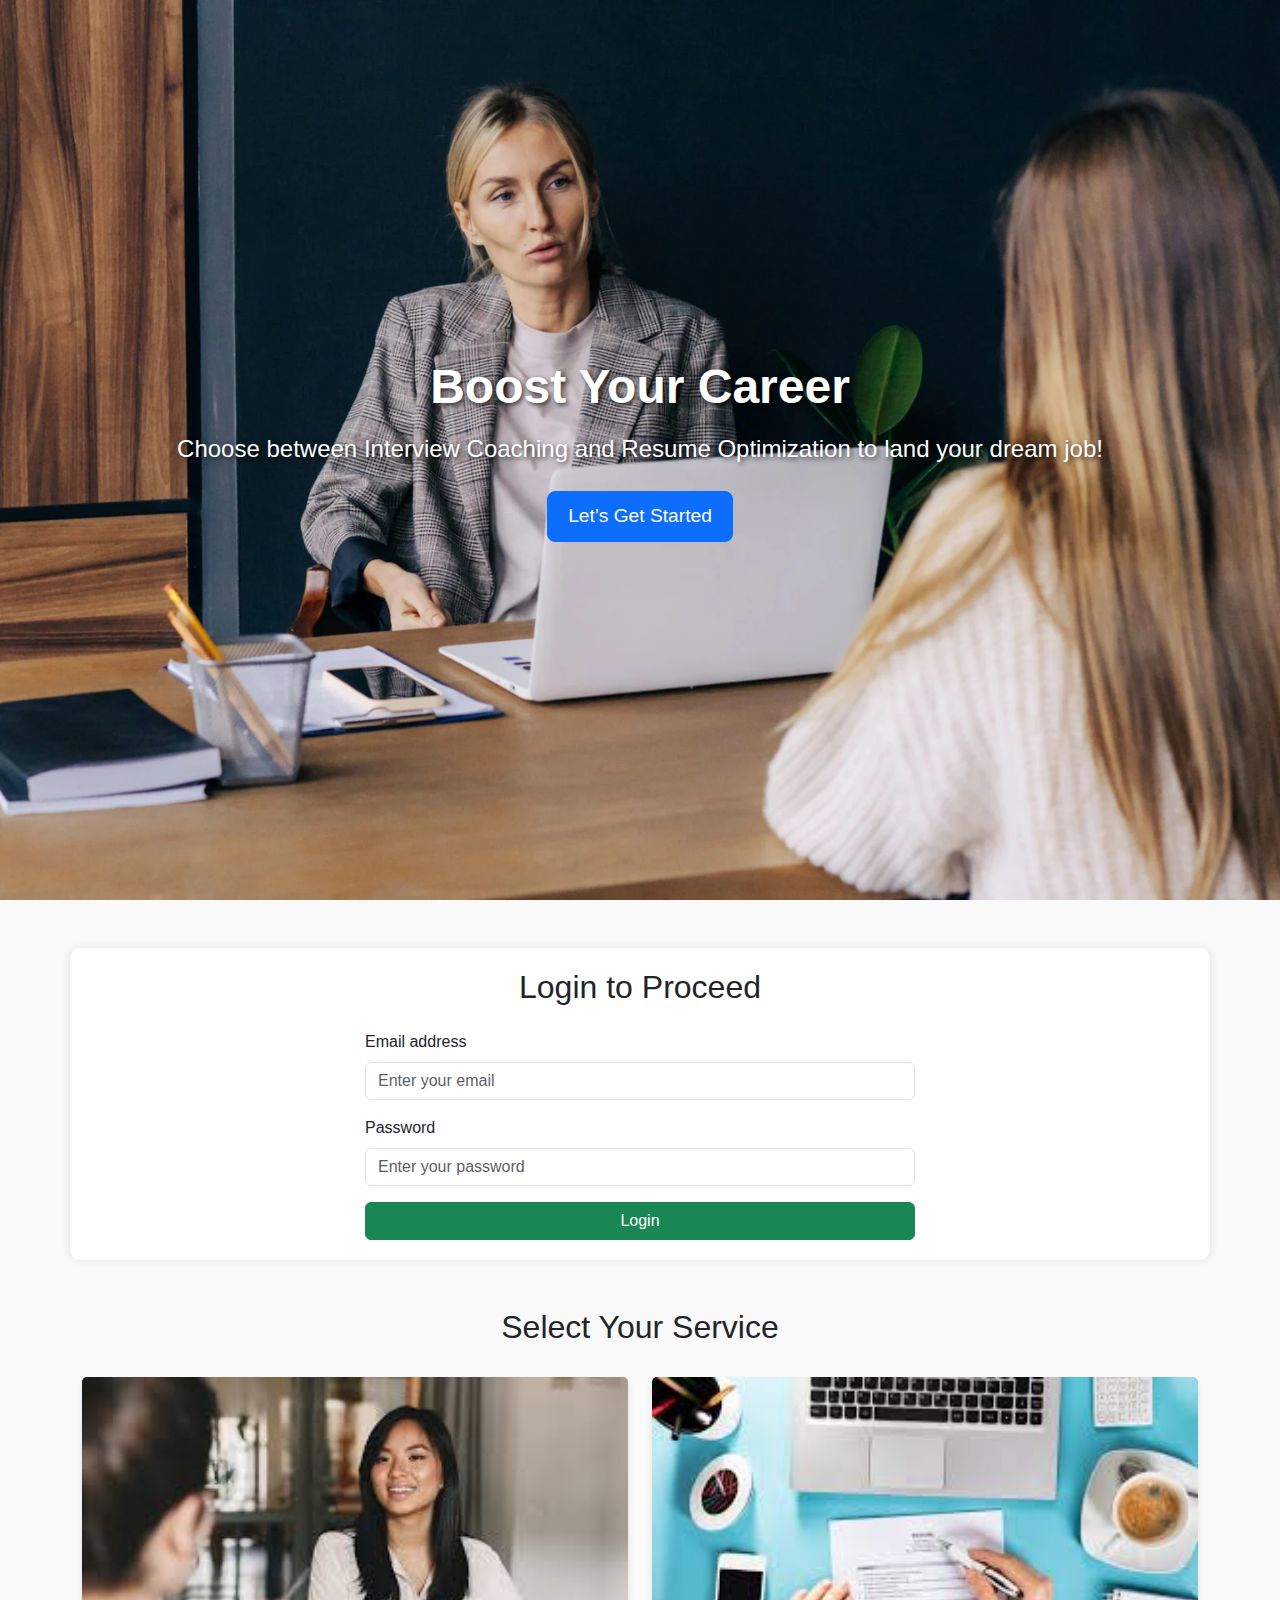
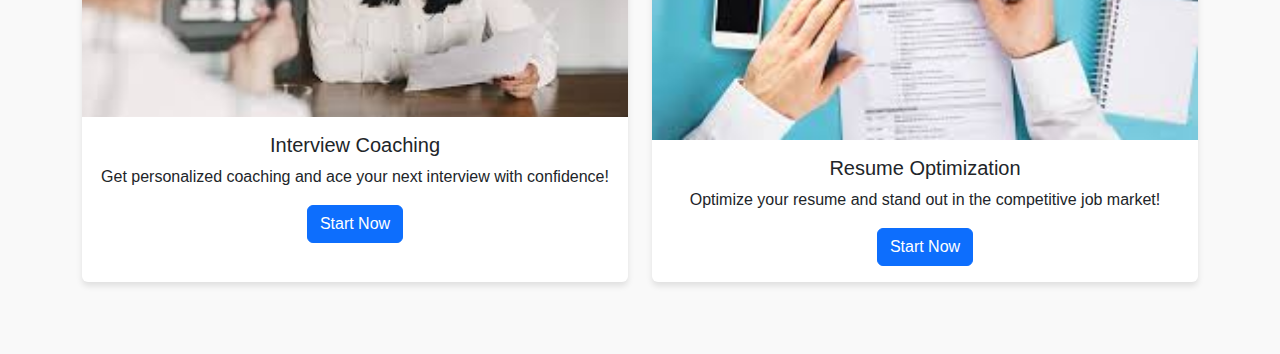
<file: index.html>
<!DOCTYPE html>
<html lang="en">
<head>
    <meta charset="UTF-8">
    <meta name="viewport" content="width=device-width, initial-scale=1.0">
    <title>Interview Coaching & Resume Optimizer</title>
    <link rel="stylesheet" href="https://cdn.jsdelivr.net/npm/bootstrap@5.3.0-alpha3/dist/css/bootstrap.min.css">
    <link rel="stylesheet" href="style.css">
    <style>
        /* Add styles for the Hero Section background */
        #hero {
            background: url('main_page_img.webp') no-repeat center center; /* Replace with your image */
            background-size: cover;
            height: 100vh; /* Full screen height */
            color: white;
        }

        #hero h1 {
            font-size: 3rem;
            font-weight: bold;
            text-shadow: 2px 2px 5px rgba(0, 0, 0, 0.7); /* Add a subtle shadow to the text */
        }

        #hero p {
            font-size: 1.5rem;
            text-shadow: 2px 2px 5px rgba(0, 0, 0, 0.7);
        }

        #hero .btn-primary {
            font-size: 1.2rem;
            padding: 10px 20px;
        }
    </style>
</head>
<body>
    <!-- Hero Section -->
    <section id="hero" class="text-center d-flex flex-column justify-content-center align-items-center">
        <h1 class="mb-3">Boost Your Career</h1>
        <p class="mb-4">Choose between Interview Coaching and Resume Optimization to land your dream job!</p>
        <a href="#services" class="btn btn-primary btn-lg">Let’s Get Started</a>
    </section>

    <!-- Login Section -->
    <section id="login" class="container my-5">
        <h2 class="text-center">Login to Proceed</h2>
        <form class="w-50 mx-auto mt-4">
            <div class="mb-3">
                <label for="email" class="form-label">Email address</label>
                <input type="email" class="form-control" id="email" placeholder="Enter your email">
            </div>
            <div class="mb-3">
                <label for="password" class="form-label">Password</label>
                <input type="password" class="form-control" id="password" placeholder="Enter your password">
            </div>
            <button type="submit" class="btn btn-success w-100">Login</button>
        </form>
    </section>

    <!-- Services Section -->
    <section id="services" class="container my-5">
        <h2 class="text-center">Select Your Service</h2>
        <div class="row text-center mt-4">
            <div class="col-md-6 mb-4">
                <div class="card h-100">
                    <img src="interview_coach.jpeg" class="card-img-top" alt="Interview Coaching">
                    <div class="card-body">
                        <h5 class="card-title">Interview Coaching</h5>
                        <p class="card-text">Get personalized coaching and ace your next interview with confidence!</p>
                        <a href="interview-coaching.html" class="btn btn-primary">Start Now</a>
                    </div>
                </div>
            </div>
            <div class="col-md-6 mb-4">
                <div class="card h-100">
                    <img src="resume_optimize.jpeg" class="card-img-top" alt="Resume Optimization">
                    <div class="card-body">
                        <h5 class="card-title">Resume Optimization</h5>
                        <p class="card-text">Optimize your resume and stand out in the competitive job market!</p>
                        <a href="resume-optimization.html" class="btn btn-primary">Start Now</a>
                    </div>
                </div>
            </div>
        </div>
    </section>

    <!-- Bootstrap JS -->
    <script src="https://cdn.jsdelivr.net/npm/bootstrap@5.3.0-alpha3/dist/js/bootstrap.bundle.min.js"></script>
</body>
</html>
</file>
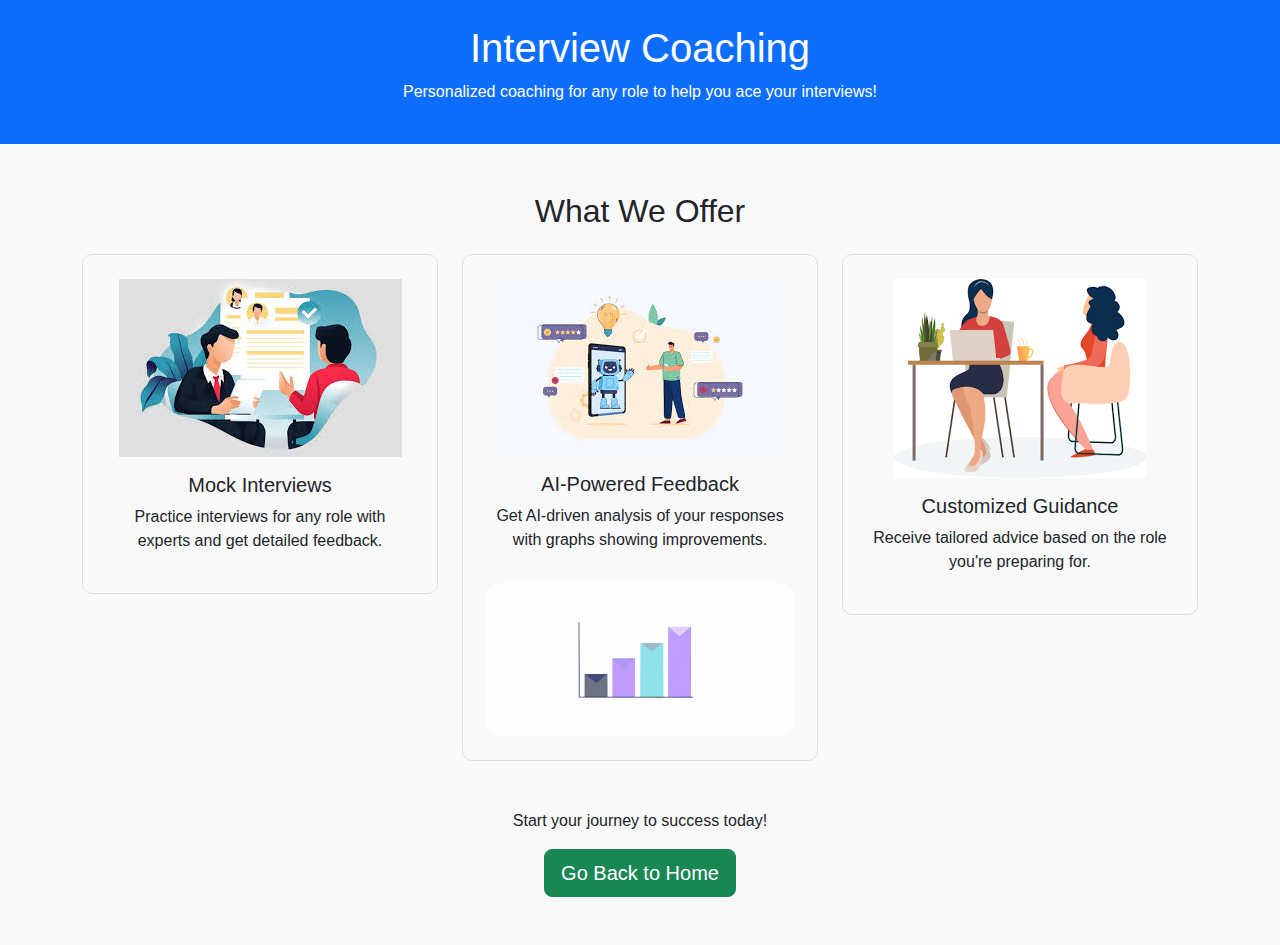
<file: interview-coaching.html>
<!DOCTYPE html>
<html lang="en">
<head>
    <meta charset="UTF-8">
    <meta name="viewport" content="width=device-width, initial-scale=1.0">
    <title>Interview Coaching</title>
    <link rel="stylesheet" href="https://cdn.jsdelivr.net/npm/bootstrap@5.3.0-alpha3/dist/css/bootstrap.min.css">
    <link rel="stylesheet" href="style.css">
    <style>
        .feature-box {
            border: 1px solid #ddd;
            border-radius: 10px;
            transition: transform 0.3s, box-shadow 0.3s;
        }
        .feature-box:hover {
            transform: translateY(-5px);
            box-shadow: 0 5px 15px rgba(0, 0, 0, 0.2);
        }
        .graph img {
            max-width: 100%;
            border-radius: 10px;
            margin-top: 15px;
        }
    </style>
</head>
<body>
    <!-- Header -->
    <header class="bg-primary text-white text-center py-4">
        <h1>Interview Coaching</h1>
        <p>Personalized coaching for any role to help you ace your interviews!</p>
    </header>

    <!-- Features Section -->
    <section class="container my-5">
        <h2 class="text-center mb-4">What We Offer</h2>
        <div class="row text-center">
            <div class="col-md-4">
                <div class="feature-box p-4">
                    <img src="mock-interview.jpeg" alt="Mock Interview" class="img-fluid">
                    <h5 class="mt-3">Mock Interviews</h5>
                    <p>Practice interviews for any role with experts and get detailed feedback.</p>
                </div>
            </div>
            <div class="col-md-4">
                <div class="feature-box p-4">
                    <img src="ai-feedback.jpeg" alt="AI Feedback" class="img-fluid">
                    <h5 class="mt-3">AI-Powered Feedback</h5>
                    <p>Get AI-driven analysis of your responses with graphs showing improvements.</p>
                    <div class="graph">
                        <img src="ai-feedback-graph.webp" alt="Feedback Graph">
                    </div>
                </div>
            </div>
            <div class="col-md-4">
                <div class="feature-box p-4">
                    <img src="customized-guidance.png" alt="Customized Guidance" class="img-fluid">
                    <h5 class="mt-3">Customized Guidance</h5>
                    <p>Receive tailored advice based on the role you're preparing for.</p>
                </div>
            </div>
        </div>
    </section>

    <!-- Call-to-Action -->
    <section class="text-center my-5">
        <p>Start your journey to success today!</p>
        <a href="index.html" class="btn btn-success btn-lg">Go Back to Home</a>
    </section>

    <script src="https://cdn.jsdelivr.net/npm/bootstrap@5.3.0-alpha3/dist/js/bootstrap.bundle.min.js"></script>
</body>
</html>
</file>
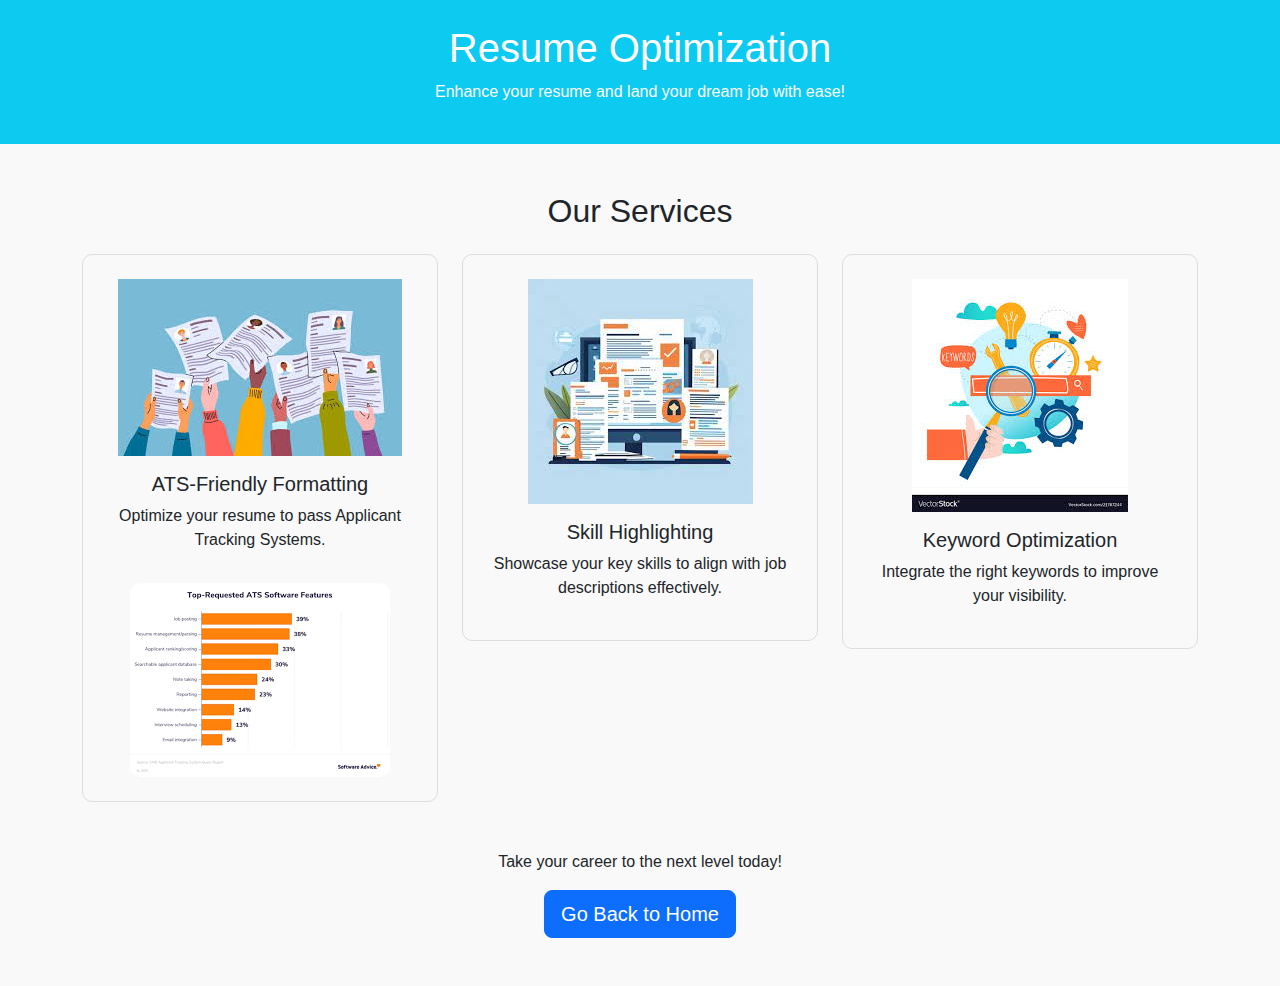
<file: resume-optimization.html>
<!DOCTYPE html>
<html lang="en">
<head>
    <meta charset="UTF-8">
    <meta name="viewport" content="width=device-width, initial-scale=1.0">
    <title>Resume Optimization</title>
    <link rel="stylesheet" href="https://cdn.jsdelivr.net/npm/bootstrap@5.3.0-alpha3/dist/css/bootstrap.min.css">
    <link rel="stylesheet" href="style.css">
    <style>
        .feature-box {
            border: 1px solid #ddd;
            border-radius: 10px;
            transition: transform 0.3s, box-shadow 0.3s;
        }
        .feature-box:hover {
            transform: translateY(-5px);
            box-shadow: 0 5px 15px rgba(0, 0, 0, 0.2);
        }
        .graph img {
            max-width: 100%;
            border-radius: 10px;
            margin-top: 15px;
        }
    </style>
</head>
<body>
    <!-- Header -->
    <header class="bg-info text-white text-center py-4">
        <h1>Resume Optimization</h1>
        <p>Enhance your resume and land your dream job with ease!</p>
    </header>

    <!-- Features Section -->
    <section class="container my-5">
        <h2 class="text-center mb-4">Our Services</h2>
        <div class="row text-center">
            <div class="col-md-4">
                <div class="feature-box p-4">
                    <img src="ats-formating.jpeg" alt="ATS Formatting" class="img-fluid">
                    <h5 class="mt-3">ATS-Friendly Formatting</h5>
                    <p>Optimize your resume to pass Applicant Tracking Systems.</p>
                    <div class="graph">
                        <img src="ats-graph.png" alt="ATS Graph">
                    </div>
                </div>
            </div>
            <div class="col-md-4">
                <div class="feature-box p-4">
                    <img src="skill-highlighting.jpeg" alt="Skill Highlighting" class="img-fluid">
                    <h5 class="mt-3">Skill Highlighting</h5>
                    <p>Showcase your key skills to align with job descriptions effectively.</p>
                </div>
            </div>
            <div class="col-md-4">
                <div class="feature-box p-4">
                    <img src="keyword-optimization.jpeg" alt="Keyword Optimization" class="img-fluid">
                    <h5 class="mt-3">Keyword Optimization</h5>
                    <p>Integrate the right keywords to improve your visibility.</p>
                </div>
            </div>
        </div>
    </section>

    <!-- Call-to-Action -->
    <section class="text-center my-5">
        <p>Take your career to the next level today!</p>
        <a href="index.html" class="btn btn-primary btn-lg">Go Back to Home</a>
    </section>

    <script src="https://cdn.jsdelivr.net/npm/bootstrap@5.3.0-alpha3/dist/js/bootstrap.bundle.min.js"></script>
</body>
</html>
</file>
<file: style.css>
/* Global Styles */
body {
    font-family: Arial, sans-serif;
    margin: 0;
    padding: 0;
    background-color: #f9f9f9;
}

/* Hero Section */
#hero {
    height: 100vh;
    background: linear-gradient(to right, #007bff, #00c6ff);
    color: white;
    padding: 20px;
}

#hero h1 {
    font-size: 3rem;
    font-weight: bold;
}

#hero p {
    font-size: 1.2rem;
}

#hero .btn {
    padding: 10px 30px;
}

/* Login Section */
#login {
    padding: 20px;
    background-color: #ffffff;
    box-shadow: 0px 0px 10px rgba(0, 0, 0, 0.1);
    border-radius: 10px;
}

/* Services Section */
#services h2 {
    margin-bottom: 30px;
}

.card {
    box-shadow: 0px 4px 6px rgba(0, 0, 0, 0.1);
    border: none;
    transition: transform 0.3s ease;
}

.card:hover {
    transform: scale(1.05);
}
</file>
